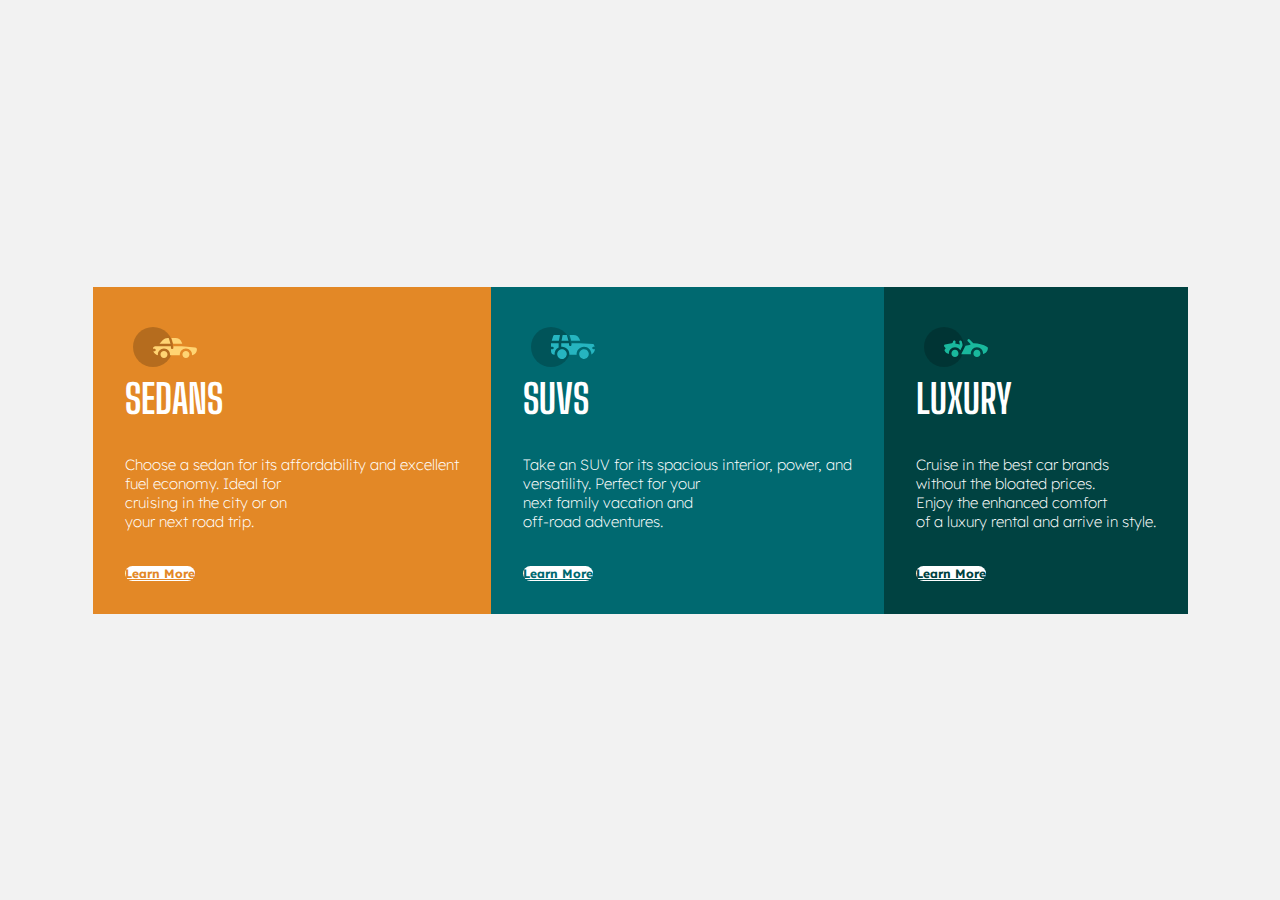
<file: 3-column-preview-card-component-main/index.html>
<!DOCTYPE html>
<html lang="en">
<head>
  <meta charset="UTF-8">
  <meta name="viewport" content="width=device-width, initial-scale=1.0"> <!-- displays site properly based on user's device -->

  <link rel="icon" type="image/png" sizes="32x32" href="./images/favicon-32x32.png">
  
  <title>Frontend Mentor | 3-column preview card component</title>
  <link href="https://cdn.jsdelivr.net/npm/bootstrap@5.3.2/dist/css/bootstrap.min.css" rel="stylesheet" integrity="sha384-T3c6CoIi6uLrA9TneNEoa7RxnatzjcDSCmG1MXxSR1GAsXEV/Dwwykc2MPK8M2HN" crossorigin="anonymous">
  <link rel="stylesheet" href="./css/styles.css">

</head>
<body>
  <div class="container">
    <div class="row">
      <div class="col col-12 col-sm-6 col-lg-3 g-0 d-flex columnas">
        <div class="card card-one">
          <img src="./images/icon-sedans.svg" class="card-img-top" alt="icon sedans">
            <div class="card-body">
                <h4 class="card-title">SEDANS</h4>
                <p class="card-text">Choose a sedan for its affordability and excellent <br>fuel economy. 
                  Ideal for <br>cruising in the city 
                  or on <br> your next road trip.</p>
                  <a href="#" class="btn btn-1">Learn More</a>
            </div>
        </div>
      </div>

      <div class="col col-12 col-sm-6 col-lg-3 g-0 d-flex columnas">
        <div class="card card-two">
          <img src="./images/icon-suvs.svg" class="card-img-top" alt="icon suvs">
            <div class="card-body">
                <h4 class="card-title">SUVS</h4>
                <p class="card-text">Take an SUV for its spacious interior, power, and <br>versatility. 
                  Perfect for your <br>next family vacation 
                  and <br>off-road adventures.</p>
                  <a href="#" class="btn btn-2">Learn More</a>
            </div>
        </div>
      </div>

      <div class="col col-12 col-sm-6 col-lg-3 g-0 d-flex columnas">
        <div class="card flex-fill card-three">
          <img src="./images/icon-luxury.svg" class="card-img-top" alt="icon luxury">
            <div class="card-body">
                <h4 class="card-title">LUXURY</h4>
                <p class="card-text">Cruise in the best car brands <br>without the bloated prices. <br>
                  Enjoy the enhanced comfort <br> of a luxury 
                  rental and arrive in style.</p>
                  <a href="#" class="btn btn-3">Learn More</a>
            </div>
        </div>
      </div>

  </div>  
  </div>   
 
  <script src="https://cdn.jsdelivr.net/npm/bootstrap@5.3.2/dist/js/bootstrap.bundle.min.js" integrity="sha384-C6RzsynM9kWDrMNeT87bh95OGNyZPhcTNXj1NW7RuBCsyN/o0jlpcV8Qyq46cDfL" crossorigin="anonymous"></script>
</body>
</html>
</file>
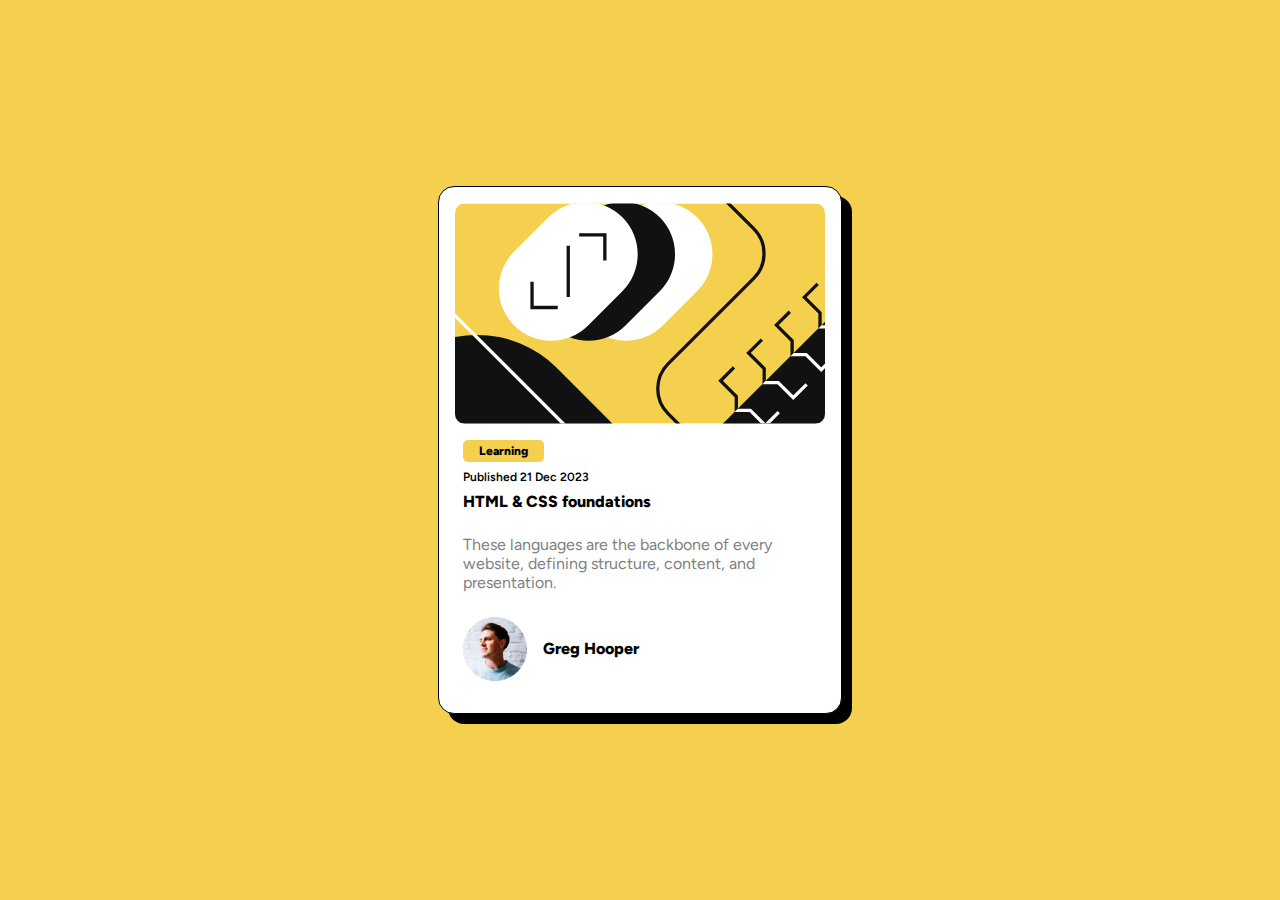
<file: blog-preview-card-main/index.html>
<!DOCTYPE html>
<html lang="en">
<head>
  <meta charset="UTF-8">
  <meta name="viewport" content="width=device-width, initial-scale=1.0"> <!-- displays site properly based on user's device -->

  <link rel="icon" type="image/png" sizes="32x32" href="./assets/images/favicon-32x32.png">
  
  <title>Frontend Mentor | Blog preview card</title>

  <link rel="stylesheet" href="./css/style.css">
  <!-- Feel free to remove these styles or customise in your own stylesheet 👍 -->
  
</head>
<body>
  <div class="container">
    <div class="image">
      <img src="./assets/images/illustration-article.svg" class="img" alt="">
    </div>

  
  <button class="paragraph">
    Learning
  </button>

  <div class="date">
    Published 21 Dec 2023
  </div>
  
  <div class="title">
    HTML & CSS foundations
  </div>
 
  <div class="text">
    These languages are the backbone of every <br> website, defining structure, content, and <br>presentation.
  </div>

  <div class="author">
    <img src="./assets/images/image-avatar.webp" alt="">
    <p> Greg Hooper</p>
  </div>
</div>
 
  
 
</body>
</html>
</file>
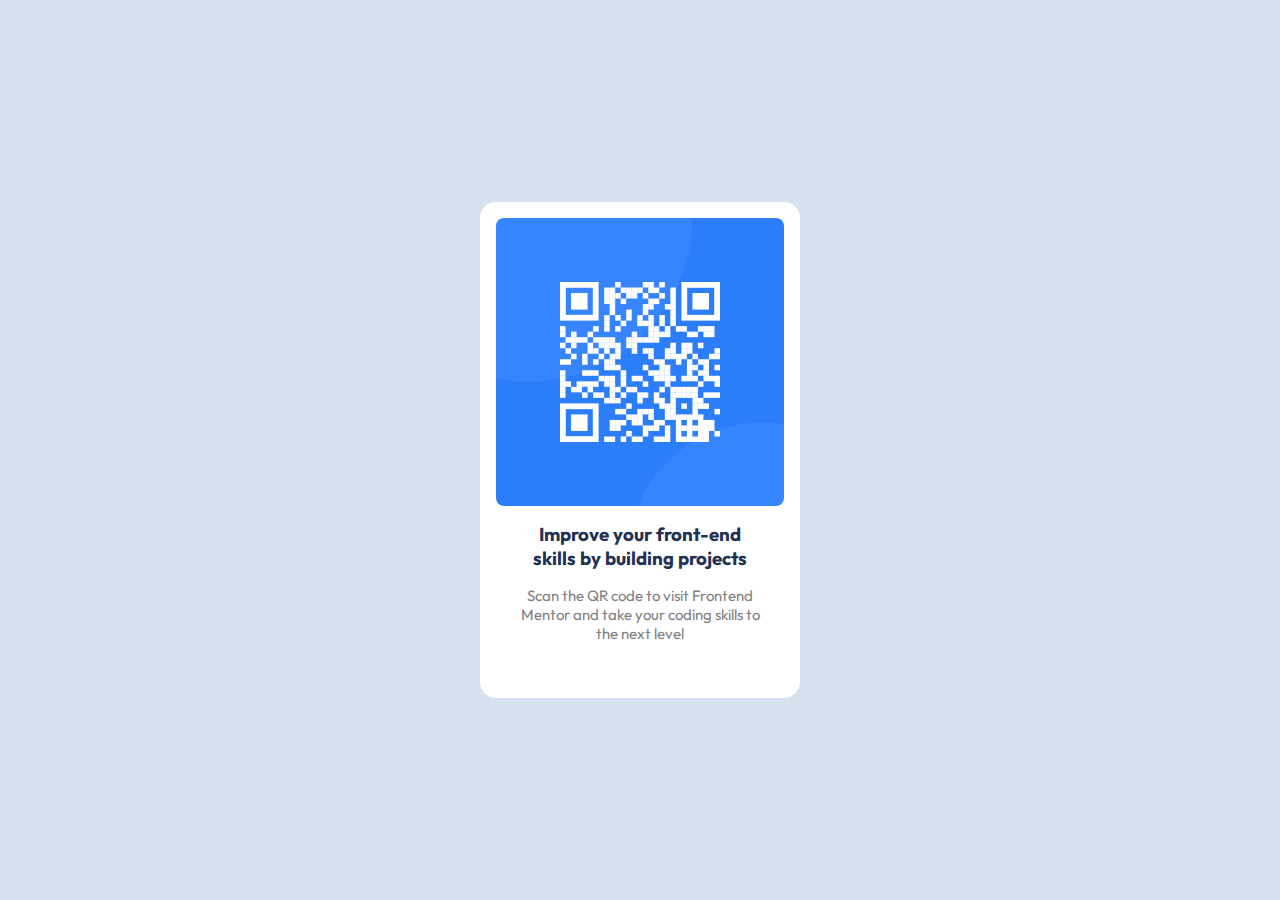
<file: qr-code-component/index.html>
<!DOCTYPE html>
<html lang="en">
<head>
  <meta charset="UTF-8">
  <meta name="viewport" content="width=device-width, initial-scale=1.0"> <!-- displays site properly based on user's device -->

  <link rel="icon" type="image/png" sizes="32x32" href="./images/favicon-32x32.png">
  
  <title>Frontend Mentor | QR code component</title>

  <link rel="stylesheet" href="css/styles.css">
  
</head>
<body>
<div class="container">

  <div class="image-qr">
    <img src="./images/image-qr-code.png" class="img-qr" alt="imagen codigo QR">
  </div>

  <div class="title">
   <h3>Improve your front-end <br>
    skills by building projects</h3>
  </div>

  <div class="subtitle">
   <p> Scan the QR code to visit Frontend <br>Mentor and take your coding skills to <br>the next level</p>
  </div>

</div>
</body>
</html>
</file>
<file: 3-column-preview-card-component-main/css/styles.css>
@import url('https://fonts.googleapis.com/css2?family=Lexend+Deca:wght@100..900&display=swap');
@import url('https://fonts.googleapis.com/css2?family=Big+Shoulders+Display:wght@100..900&family=Lexend+Deca:wght@100..900&display=swap');

* {
    padding: 0;
    margin: 0;
    box-sizing: border-box;
    font-family: 'Lexend Deca', 'Big Shoulders Display';
}

body {
    display: flex;
    justify-content: center;
    align-items: center;
    min-height: 100vh;
    min-width: 100vw;
    font-size: 15px;
    background-color:  #f2f2f2;
}

.row {
    display: flex;
    justify-content: center;
}

.card {
    padding: 2rem;
    border-radius: none;
}

.card-text {
    padding: 2rem 0rem;
    font-weight: 200;
    font-family: 'Lexend Deca';
    color: #ffffffbf
}
.card-one {
    background-color:#e38826;
}

.card-two {
    background-color: #006970;
}

.card-three {
    background-color: #004241;
}

.card-img-top{
    width: 80px;
    display: flex;
    justify-content: center;
    padding: 0.5rem;
}

.card-title , .card-text , .btn {
    color: white;
}

.card-title {
    font-family: 'Big Shoulders Display';
    font-size: 40px;
    
}

.btn {
    background-color: white;
    border: none;
    border-radius: 20px;
    font-size: 12px;
    font-weight: 700;
    
}

.btn:hover {
    background-color: transparent;
    border: 0.5px solid #ffffffbf;
    color: white;
}

.btn-1 {
    color: #e38826;
}

.btn-2 {
    color: #006970;
}

.btn-3 {
    color:#004241;
}
</file>
<file: blog-preview-card-main/css/style.css>
@import url('https://fonts.googleapis.com/css2?family=Figtree:ital,wght@0,300..900;1,300..900&display=swap');

* {
    padding: 0;
    margin: 0;
    box-sizing: border-box;
    font-family: 'Figtree';
}

body {
    min-width: 100vw;
    min-height: 100vh;
    background-color: #f4d04e;
    display: flex;
    justify-content: center;
    align-items: center;
}

.container {
    position: absolute;
    background-color: white;
    border-radius: 16px;
    border: 1px solid black;
    box-shadow: 10px 10px;
    
}

.img {
    width: 370px;
    border-radius: 10px;
}
.image {
    display: flex;
    justify-content: center;
    padding: 1rem;
}

.paragraph { 
    padding-left: 1.5rem;
    padding: 0.25rem 1rem ;
    background-color: #f4d04e;
    border: none;
    border-radius: 5px;
    margin-left: 1.5rem;
    font-size: 12px;
    font-weight: 800;

}

.date {
    padding-left: 1.5rem;
    padding-top: 0.5rem;
    font-size: 12px;
    font-weight: 600;
}

.title {
    padding-left: 1.5rem;
    padding-top: 0.5rem;
    font-size: 16px;
    font-weight: 800;
}

.text {
   
    padding: 1.5rem;
    color: #808080;
}

.author {
    display: flex;
    padding-left: 1.5rem;
    padding-bottom: 2rem;
    align-items: center;
    gap: 1rem;
}

.author p {
    font-size: 16px;
    font-weight: 800;
}
</file>
<file: qr-code-component/css/styles.css>
@import url("https://fonts.googleapis.com/css2?family=Outfit:wght@100..900&display=swap");
* {
  padding: 0;
  margin: 0;
  box-sizing: border-box;
  font-family: "Outfit";
}

.attribution {
  font-size: 11px;
  text-align: center;
}
.attribution a {
  color: hsl(228, 45%, 44%);
}

.img-qr {
  width: 288px;
  border-radius: 8px;
}

body {
  min-width: 100vw;
  min-height: 100vh;
  display: flex;
  justify-content: center;
  align-items: center;
  background-color: #d5e1ef;
}

.container {
  height: 496px;
  width: 320px;
  background-color: #fff;
  border-radius: 16px;
}
.container .image-qr {
  background-color: white;
  display: flex;
  justify-content: center;
  padding: 1rem;
  border-radius: 16px;
}
.container .title {
  display: flex;
  justify-content: center;
  font-size: 16px;
  font-weight: 700;
  color: #1f3251;
  align-items: center;
  text-align: center;
  padding-bottom: 1rem;
}
.container .subtitle {
  display: flex;
  justify-content: center;
  text-align: center;
  font-size: 15px;
  font-weight: 400;
  color: grey;
}/*# sourceMappingURL=styles.css.map */
</file>
